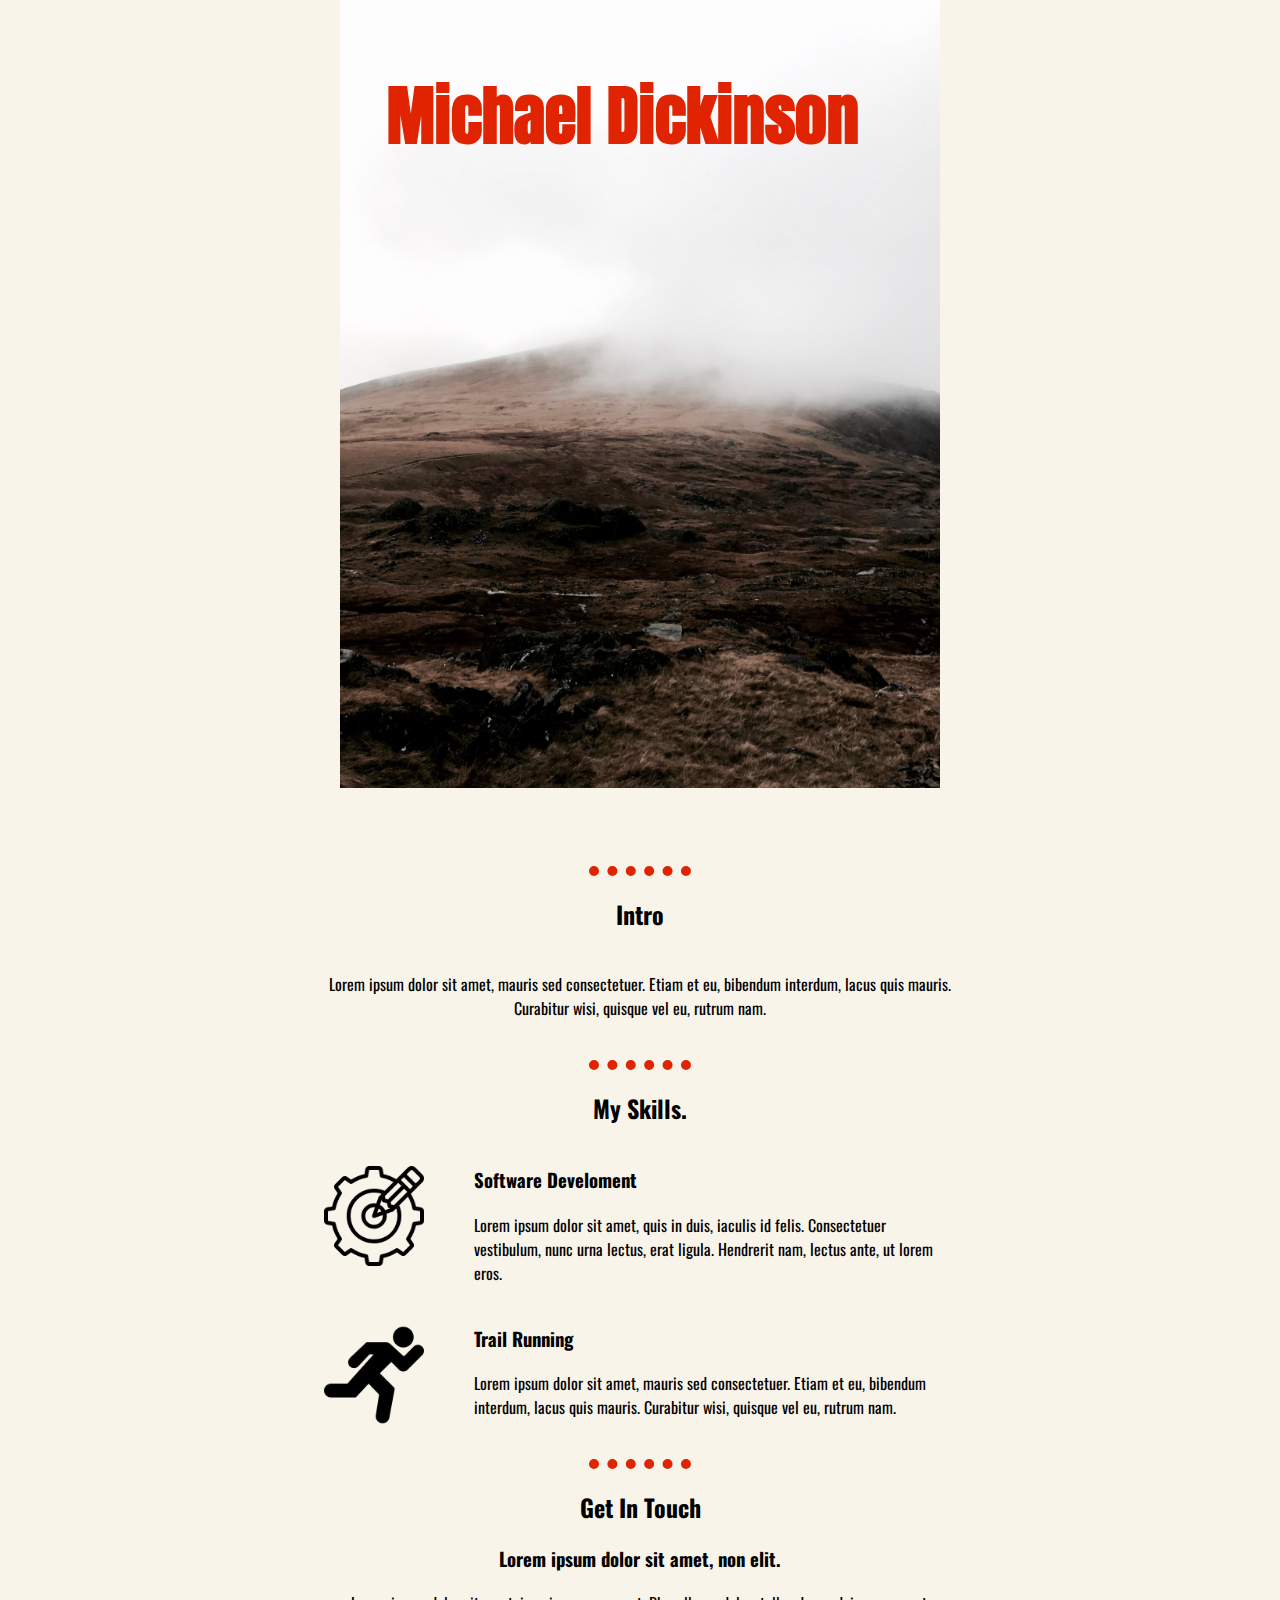
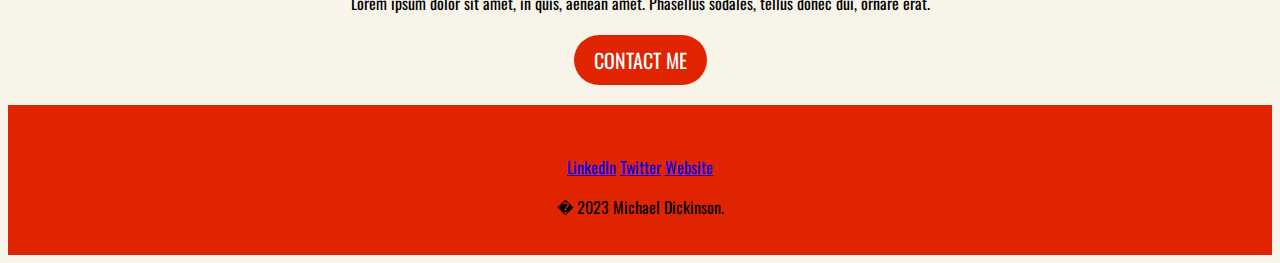
<file: Web Dev Practice/CSS-My Site/index.html>
<html xmlns="http://www.w3.org/1999/xhtml">
<head>
    <meta charset="utf-8" />
    <title>Michael Dickinson</title>
    <link href="css/styles.css" rel="stylesheet" />
    <link href="favicon.ico" rel="icon" />
    <link rel="preconnect" href="https://fonts.googleapis.com">
    <link rel="preconnect" href="https://fonts.gstatic.com" crossorigin>
    <link href="https://fonts.googleapis.com/css2?family=Anton&family=Oswald:wght@300&display=swap" rel="stylesheet">

</head>
<body>
    <div class="header">
        <div class="header-inner">
            <img id="main-image" src="images/main-page-misty-mountain.jpg" alt="misty background pic for homepage" />
            <h1 class="header-text">Michael Dickinson</h1>
        </div>
    </div>
    <hr />
    <div class="introduction">
        <h2>Intro</h2>
        <div class="introduction-text">
            <p>Lorem ipsum dolor sit amet, mauris sed consectetuer. Etiam et eu, bibendum interdum, lacus quis mauris. Curabitur wisi, quisque vel eu, rutrum nam.</p>
        </div>

        <hr />
        <div class="skills">
            <h2>My Skills.</h2>
            <div class="skill-row">
                <img class="dev-icon" src="images/development.png" alt="Development Icon">
                <h3>Software Develoment</h3>
                <p>Lorem ipsum dolor sit amet, quis in duis, iaculis id felis. Consectetuer vestibulum, nunc urna lectus, erat ligula. Hendrerit nam, lectus ante, ut lorem eros.</p>
            </div>
            <div class="skill-row">
                <img class="running-icon" src="images/running.png" alt="Running Icon">
                <h3>Trail Running</h3>
                <p>Lorem ipsum dolor sit amet, mauris sed consectetuer. Etiam et eu, bibendum interdum, lacus quis mauris. Curabitur wisi, quisque vel eu, rutrum nam.</p>
            </div>
        </div>
        <hr />
        <div class="contact-me">
            <h2>Get In Touch</h2>
            <h3>Lorem ipsum dolor sit amet, non elit.</h3>
            <p>Lorem ipsum dolor sit amet, in quis, aenean amet. Phasellus sodales, tellus donec dui, ornare erat.</p>
            <div class="btn-div">
                <a class="btn" href="mailto:mdickinson2991@gmail.com">CONTACT ME</a>
                </div>
        </div>
        <div class="bottom-container">
            <a class="footer-link" href="https://www.linkedin.com/">LinkedIn</a>
            <a class="footer-link" href="https://twitter.com/">Twitter</a>
            <a class="footer-link" href="https://www.appbrewery.co/">Website</a>
            <p>� 2023 Michael Dickinson.</p>
        </div>
</body>
</html>
</file>
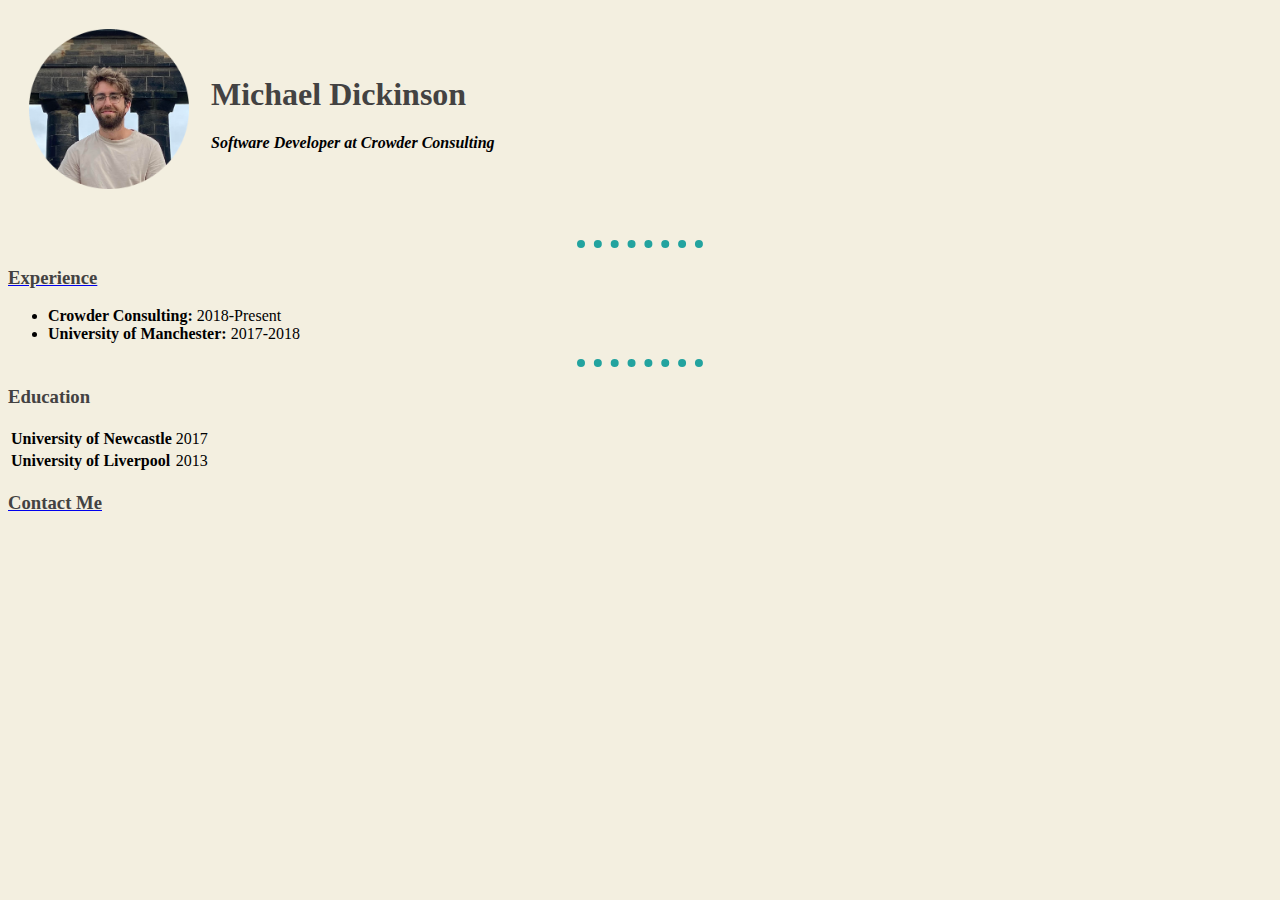
<file: Web Dev Practice/HTML - Personal Site/index.html>
<!DOCTYPE html>

<head>
    <meta charset="UTF-8"/>
    <title>Michael Dickinson </title>
  
    <link href="css/styles.css" rel="stylesheet" />
</head>

<body >
    <table cellspacing="20">
        <tr>
            <td><img class="profile_pic" src="images/MichaelDickinsonPicture-modified.png"  alt="Picture of myself"  /></td>
            <td>
                <h1>Michael Dickinson</h1>
                <p><em><strong> Software Developer at Crowder Consulting </strong> </em></p>
            </td>

        </tr>
    </table>
    
    
    <br />
    <hr />
    <a href="experience.html"><h3>Experience</h3></a>

    <ul>
        <li><strong>Crowder Consulting:</strong> 2018-Present</li>
        <li><strong>University of Manchester:</strong> 2017-2018</li>
    </ul>
    <hr />
    <h3>Education</h3>

    <table>
        <thead>

        </thead>
        <tr>
            <td><strong>University of Newcastle</strong></td>
            <td> 2017</td>
        </tr>
        <tr>
            <td><strong>University of Liverpool</strong></td>
            <td> 2013</td>
        </tr>
    </table>

    <a href="contactPage.html"><h3>Contact Me</h3></a>




</body>
</file>
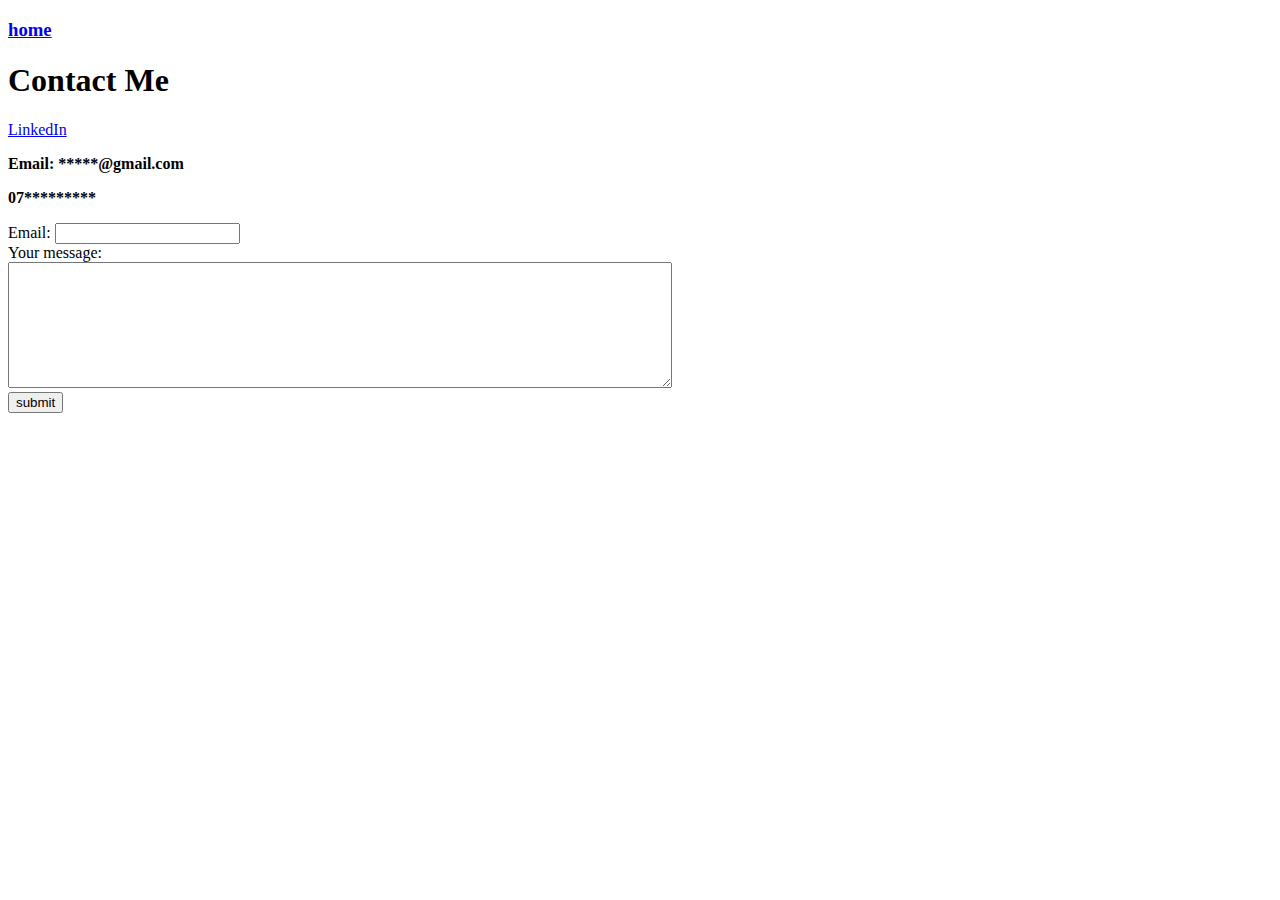
<file: contactPage.html>
<!DOCTYPE html>
<head>
    <meta charset="UTF-8" />
    <title>Contact page</title>
</head>
<body>
    <a href="index.html"><h3>home</h3></a>

    <h1>Contact Me</h1>
    <a href="#">LinkedIn</a>
    <p> <strong>Email: *****@gmail.com</strong> </p>
    <p> <strong>07*********</strong></p>

    <form action="mailto:mdickinson2991@gmail.com" method="post" enctype="text/plain">
        <label>Email:</label>
        <input type="email" name="your email" value="" /><br />
         <label>Your message:</label><br />
         <textarea name="message" rows = "8" cols= "80"></textarea><br />
        <input type="submit" name="submit" value="submit" />

    </form>

</body>
</file>
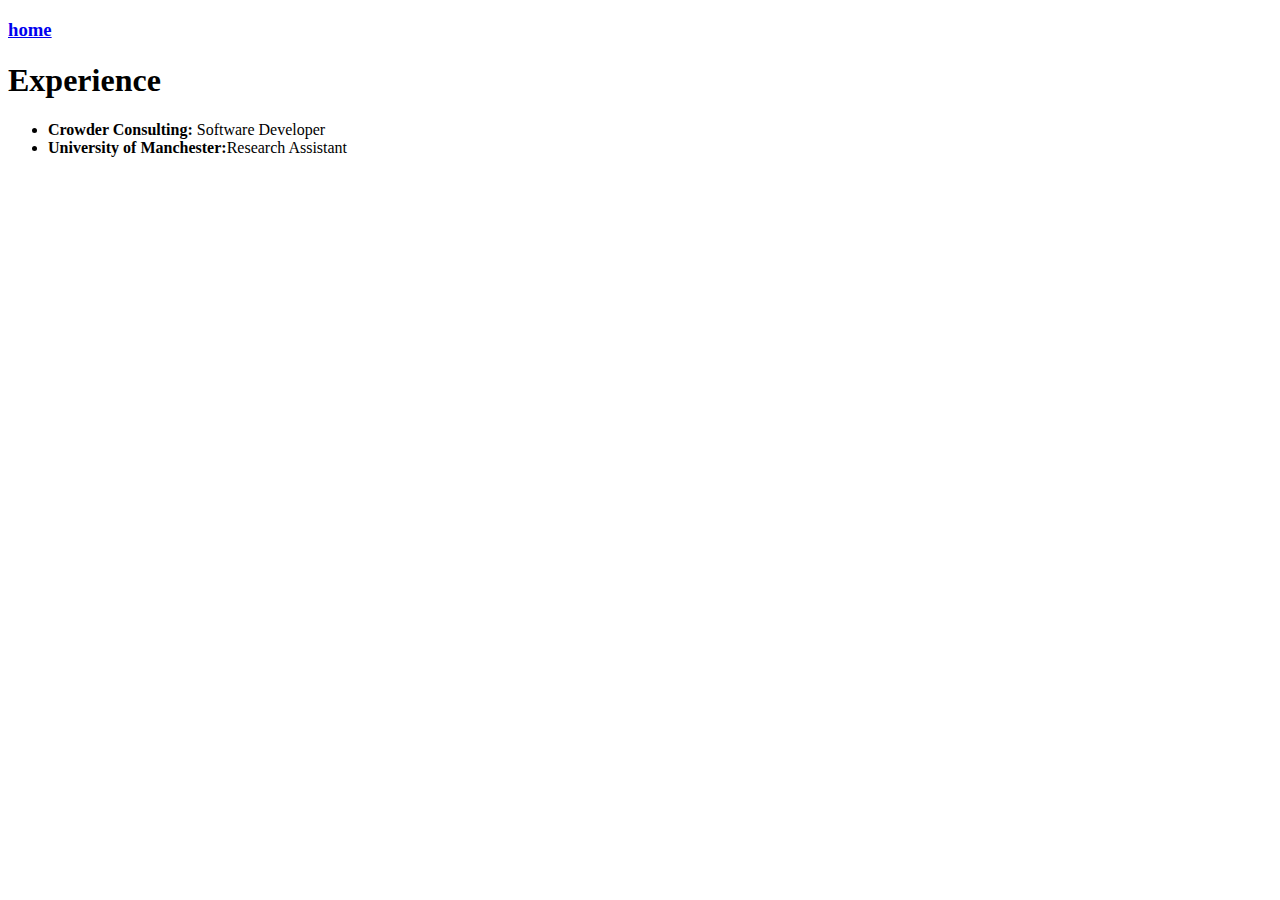
<file: experience.html>
<!DOCTYPE html>
<head>
    <meta charset="UTF-8" />
    <title>Experience</title>
</head>
<body>
    <a href="index.html"><h3>home</h3></a>

    <h1>Experience</h1>

    <ul>
        <li><strong>Crowder Consulting:</strong> Software Developer</li>
        <li><strong>University of Manchester:</strong>Research Assistant</li>
    </ul>
</body>
</file>
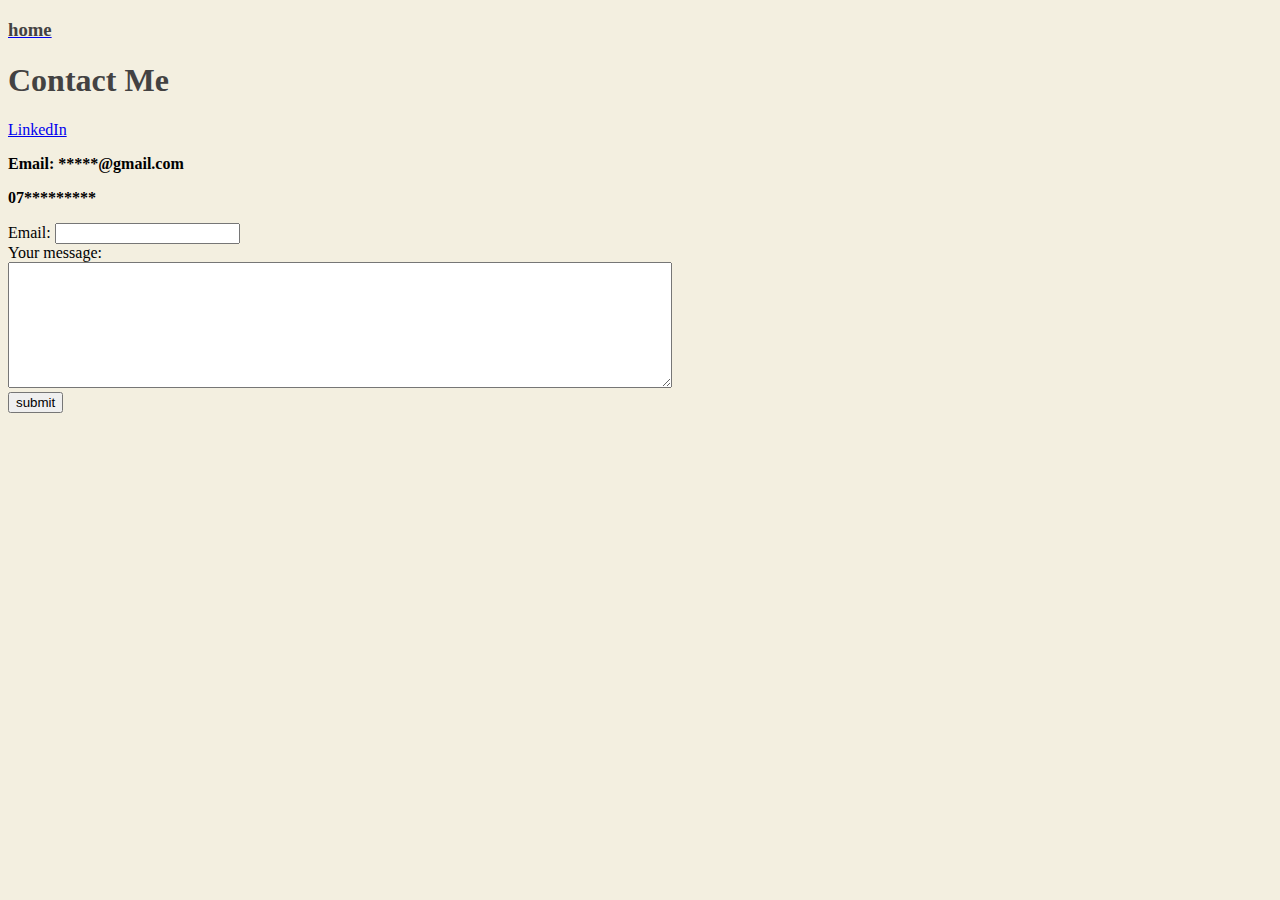
<file: Web Dev Practice/HTML - Personal Site/contactPage.html>
<!DOCTYPE html>
<head>
    <meta charset="UTF-8" />
    <link href="css/styles.css" rel="stylesheet" />

    <title>Contact page</title>
</head>
<body>
    <a href="index.html"><h3>home</h3></a>

    <h1>Contact Me</h1>
    <a href="#">LinkedIn</a>
    <p> <strong>Email: *****@gmail.com</strong> </p>
    <p> <strong>07*********</strong></p>

    <form action="mailto:mdickinson2991@gmail.com" method="post" enctype="text/plain">
        <label>Email:</label>
        <input type="email" name="your email" value="" /><br />
         <label>Your message:</label><br />
         <textarea name="message" rows = "8" cols= "80"></textarea><br />
        <input type="submit" name="submit" value="submit" />

    </form>

</body>
</file>
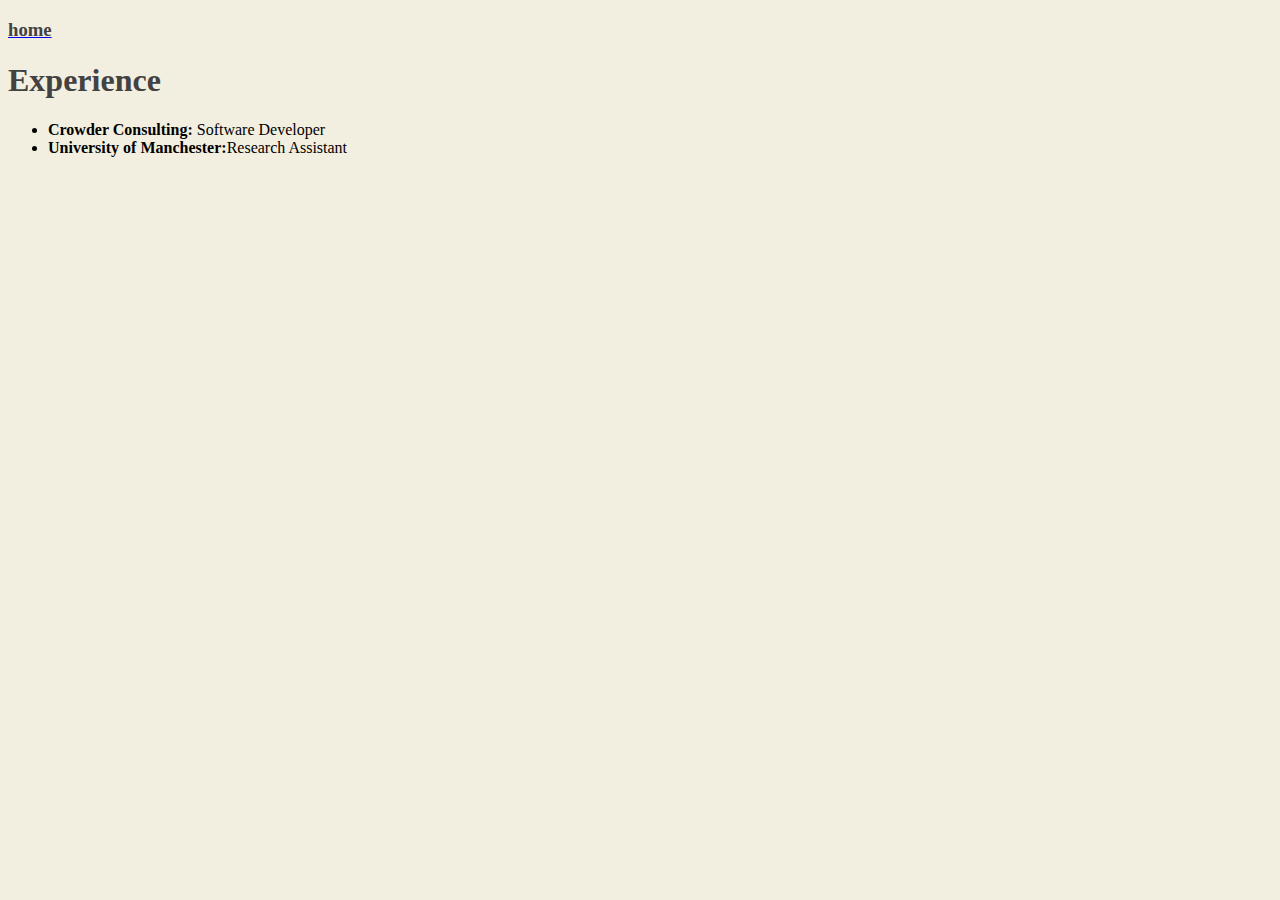
<file: Web Dev Practice/HTML - Personal Site/experience.html>
<!DOCTYPE html>
<head>
    <meta charset="UTF-8" />
    <link href="css/styles.css" rel="stylesheet" />

    <title>Experience</title>
</head>
<body>
    <a href="index.html"><h3>home</h3></a>

    <h1>Experience</h1>

    <ul>
        <li><strong>Crowder Consulting:</strong> Software Developer</li>
        <li><strong>University of Manchester:</strong>Research Assistant</li>
    </ul>
</body>
</file>
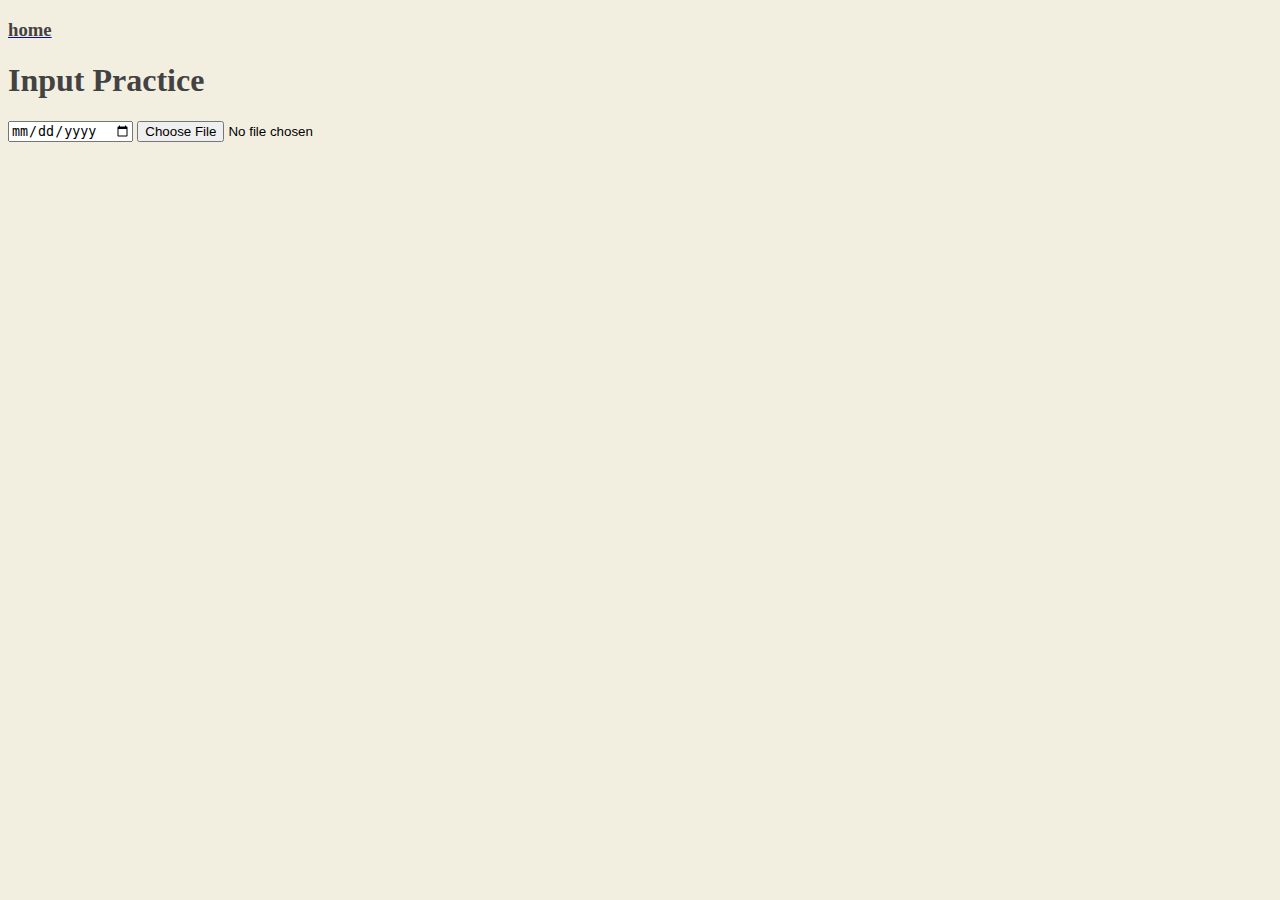
<file: Web Dev Practice/HTML - Personal Site/inputs.html>
<!DOCTYPE html>
<head>
    <meta charset="UTF-8" />
    <link href="css/styles.css" rel="stylesheet" />

    <title></title>
</head>
<body>
    <a href="index.html"><h3>home</h3></a>

    <h1>Input Practice</h1>
    <form action="/" method="post">
        <input type="date" name="Date" value=  "29/10/1991" />
        <input type="file" name="Select a file:" value="" />
    </form>
</body>
</file>
<file: Web Dev Practice/CSS-My Site/css/styles.css>
body {
    background-color: #F8F4EA;
    text-align: center;
    font-family: 'Oswald', serif;
}



/*div {
    height: 400px;
}*/

hr {
    border-style: dotted none none none;
    border-color: #E02401;
    width: 8%;
    border-width: 10px;
    
}

h1 {
    font-family: 'Anton', serif;
    font-size: 400%;
    margin: 0;
}

.header {
    position: relative;
    height: 850px;
}

.header-inner {
    position: relative;
}
.header-text {
    margin: 0;
    color: #E02401;
    position: absolute;
    top: 60px;
    left: 30%;
}

.introduction-text {
    width: 50%;
    text-align: center;
    margin: 40px auto 40px auto;
}
.skill-row {
    margin: 40px auto 40px auto;
    width: 50%;
    text-align: left;
    line-height: 1.5;
}
.running-icon {
    height: 100px;
    float: left;
    margin-right: 50px;
}

.dev-icon {
    height: 100px;
    float: left;
    margin-right: 50px;
}

.contact-me {
    margin: auto auto 30px auto;
}
.middle-container {
}

.bottom-container {
    background-color: #E02401;
    margin: 0px;
    padding: 50px 0 20px;
}

/****/

#main-image {
    position: relative;
    top: -20px;
    width: 600px;
}

.btn-div {
    margin: 30px auto auto auto;
}
.btn {
    margin-top: 60px;
    -webkit-border-radius: 28;
    -moz-border-radius: 28;
    border-radius: 28px;
    font-family: 'Oswald', serif;
    color: #ffffff;
    font-size: 20px;
    background: #E02401;
    padding: 10px 20px 10px 20px;
    text-decoration: none;
}

.btn:hover {
    background: #e0533a;
    text-decoration: none;
}
</file>
<file: Web Dev Practice/HTML - Personal Site/css/styles.css>
/****************************Tag Selectors******************************/
body {
    background-color: #F3EFE0;
}

hr {
    border-style: dotted none none none;
    border-color: #22A39F;
    border-width: 8px;
    height: 0px;
    width: 10%;
}
h1 {
    color: #434242;
}

h3 {
    color: #434242;
}

/***************************Class Selectors*****************************/
.profile_pic {
    width: 160px;
    height: 160px;
}

/****************************Heading Selectors*************************/

/* Uses #name instead of .name or name like above*/
</file>
